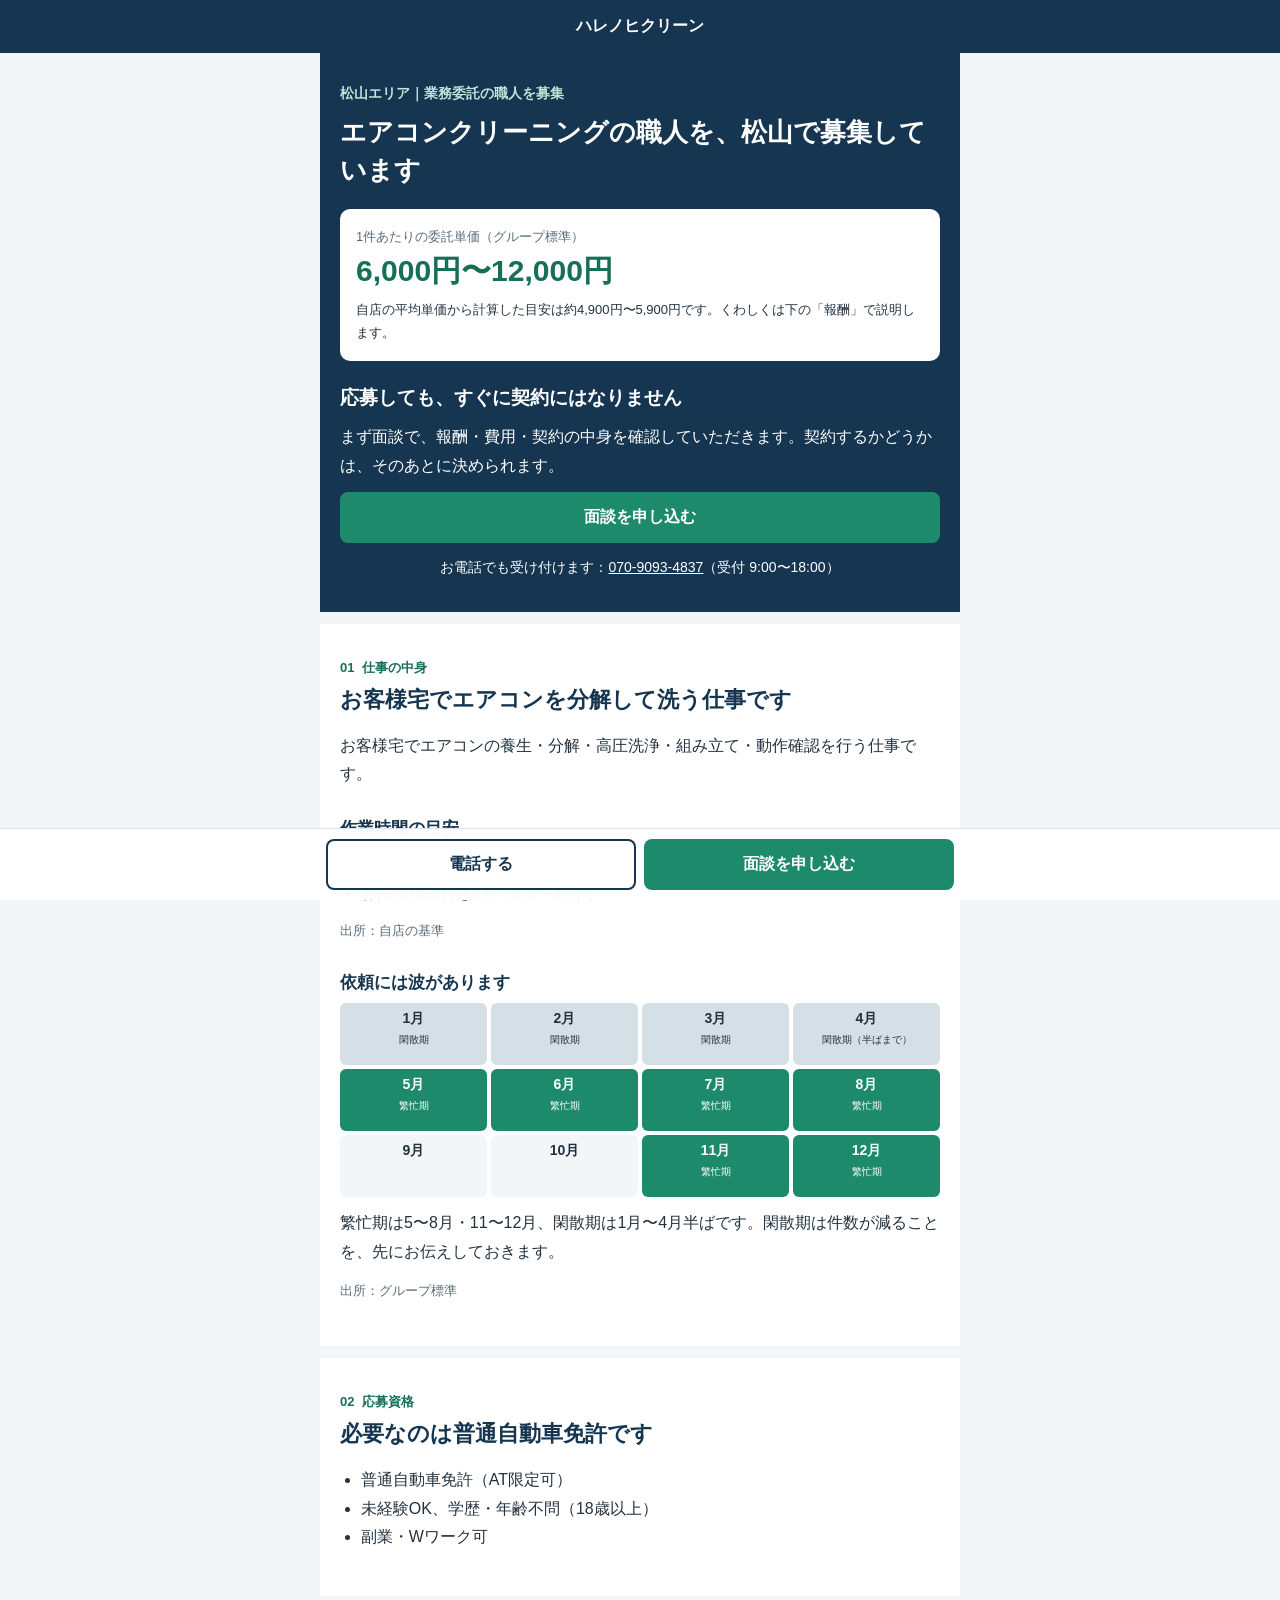
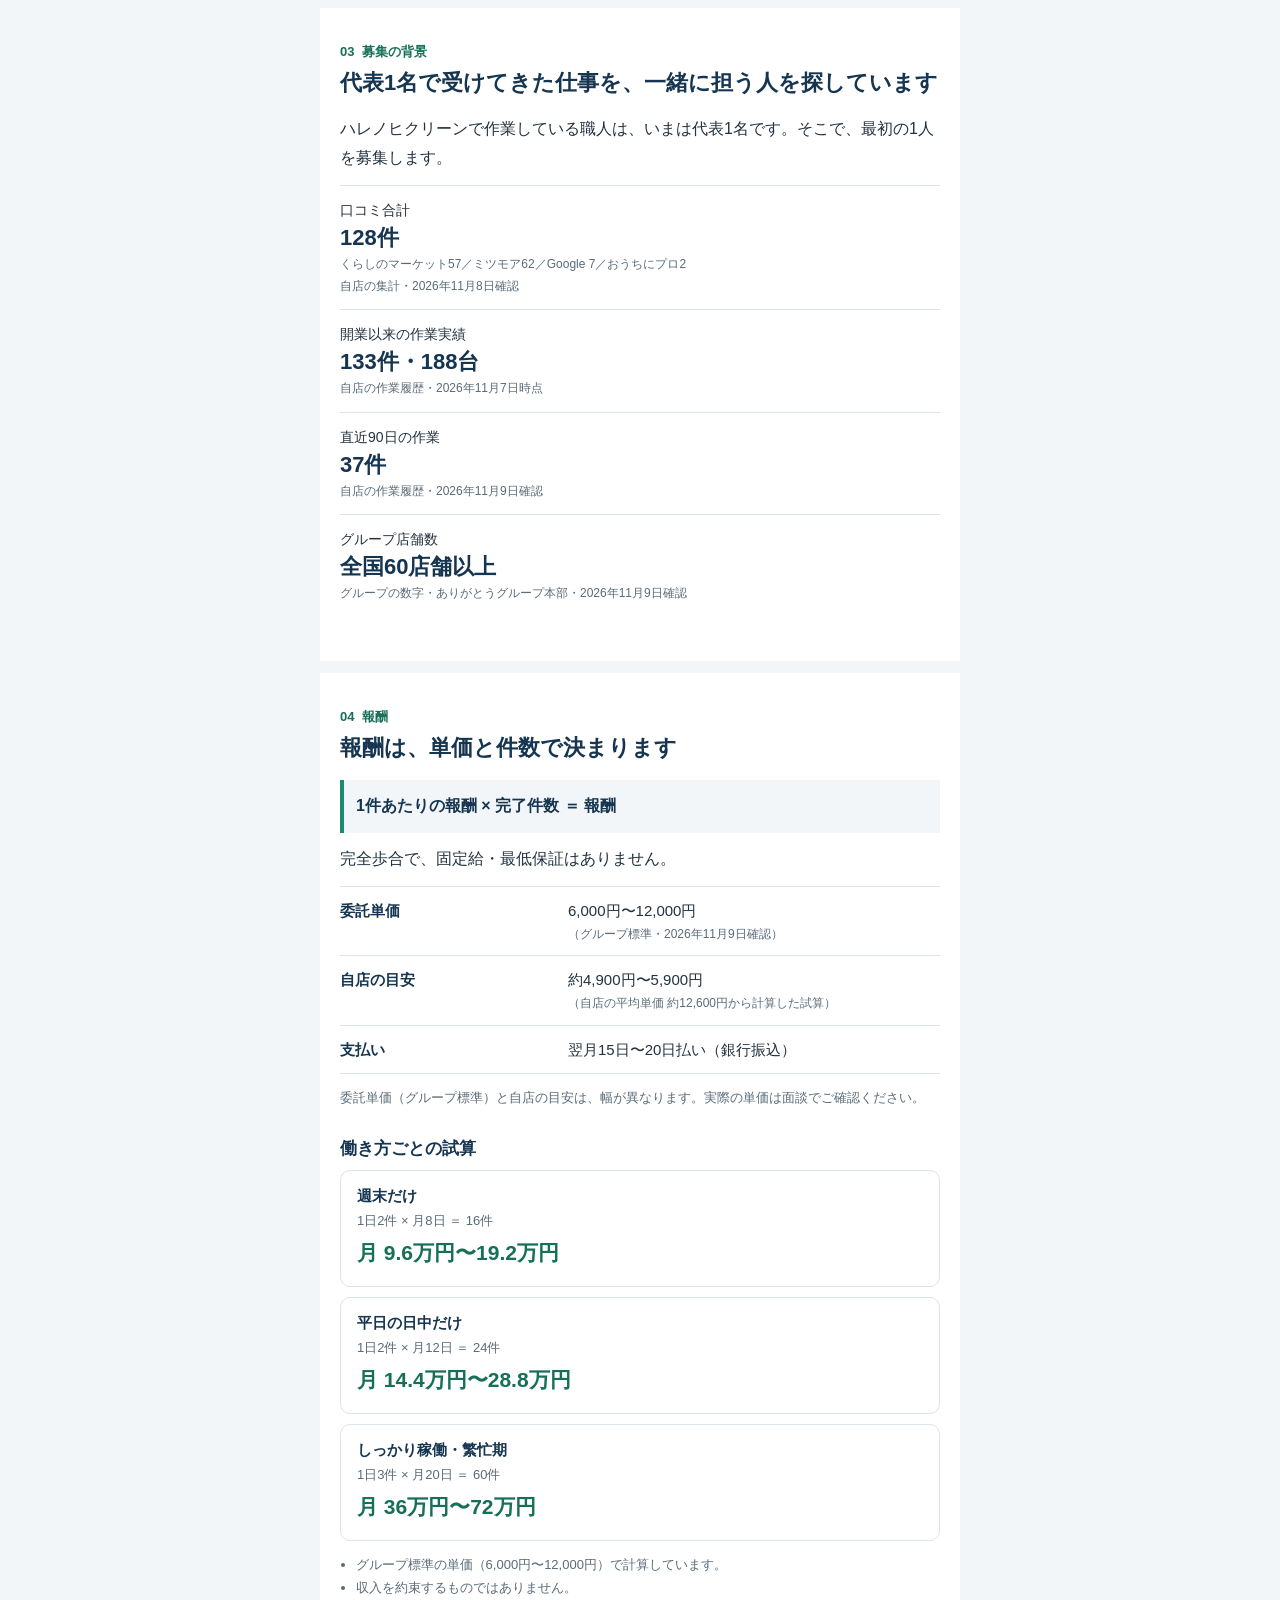
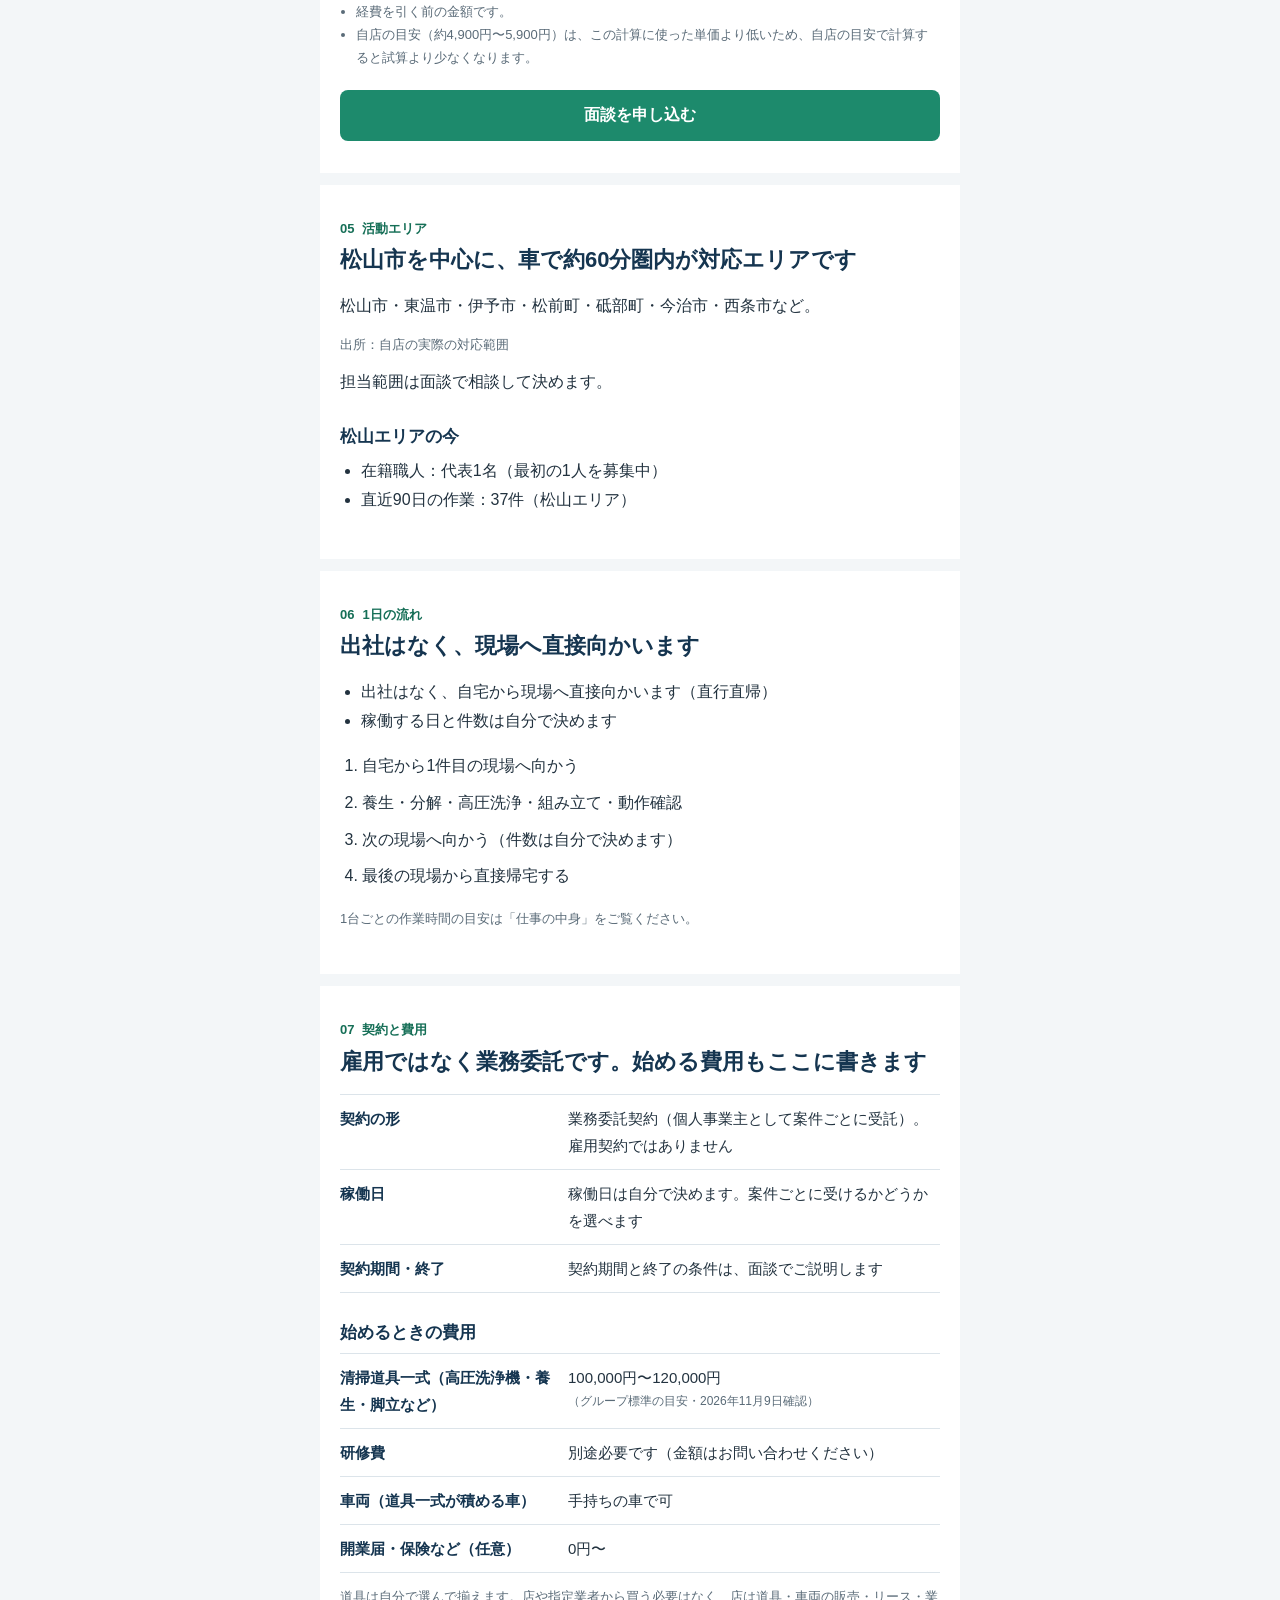
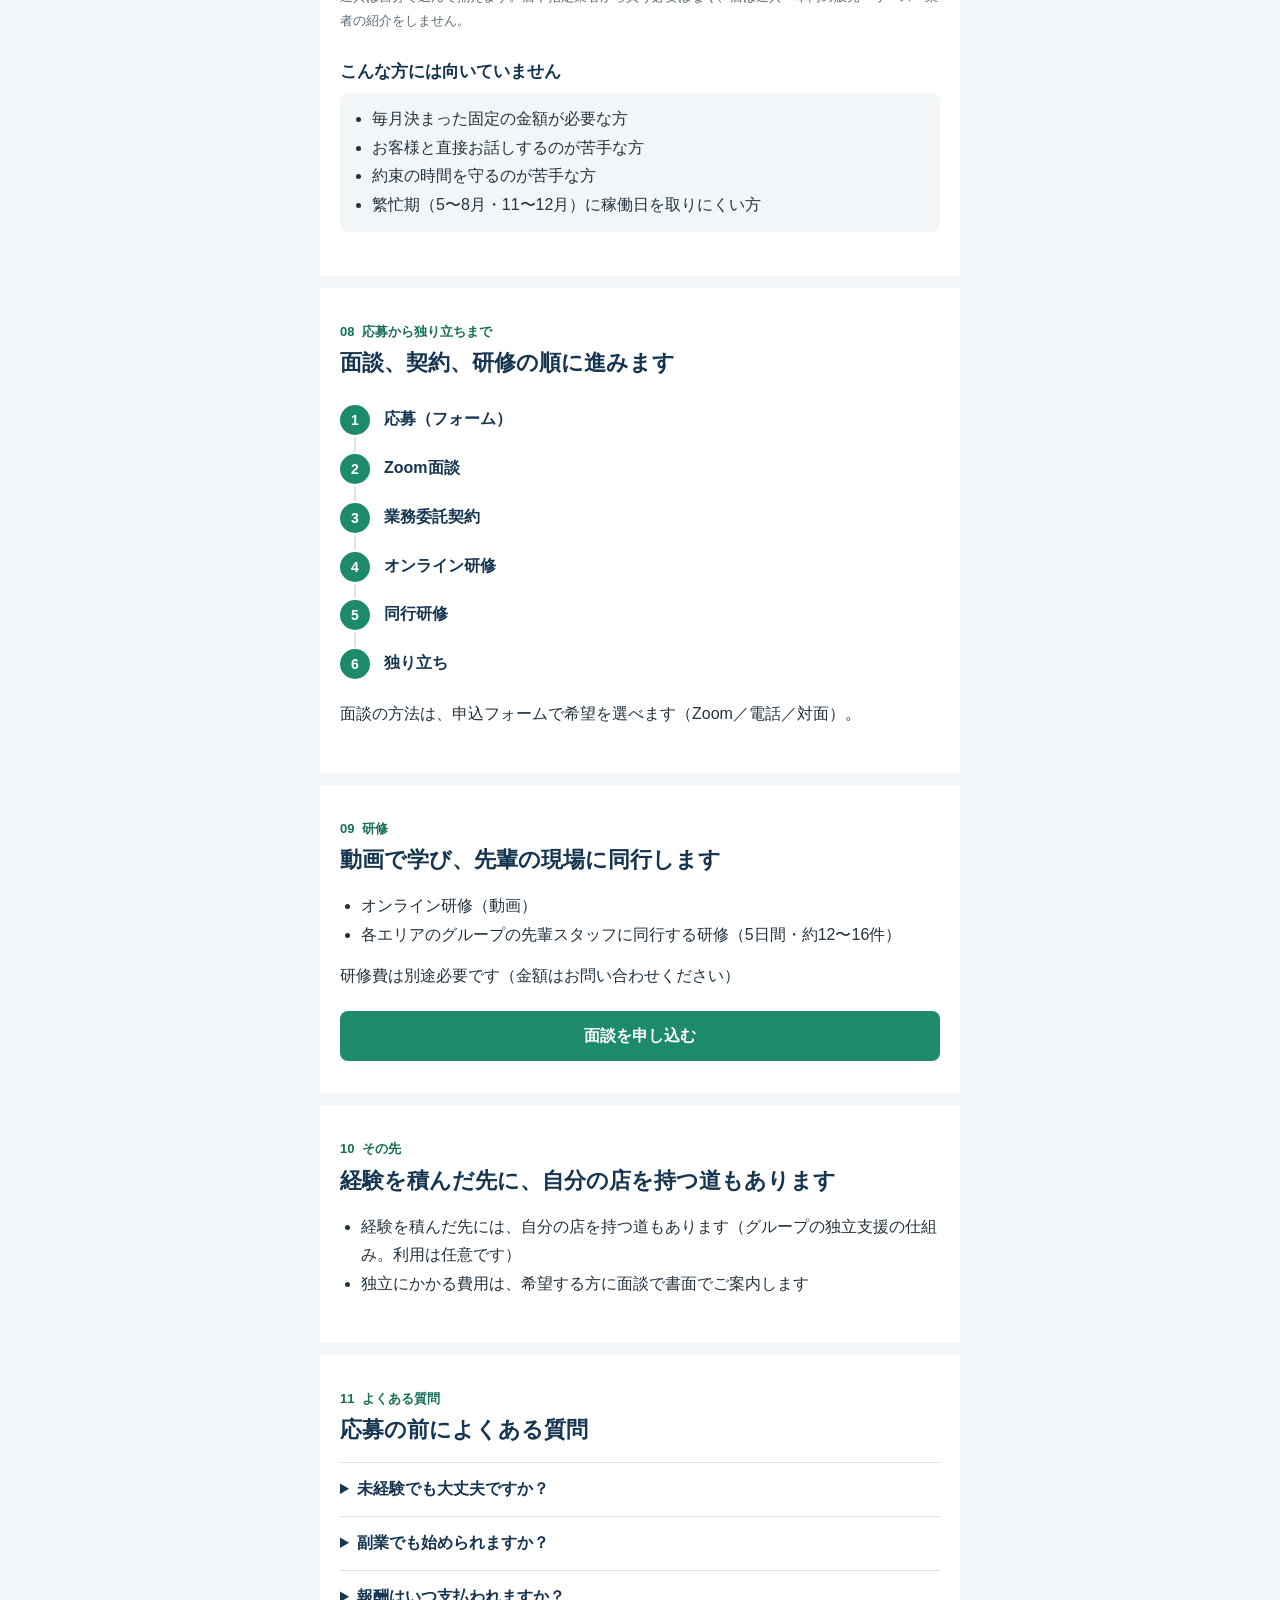
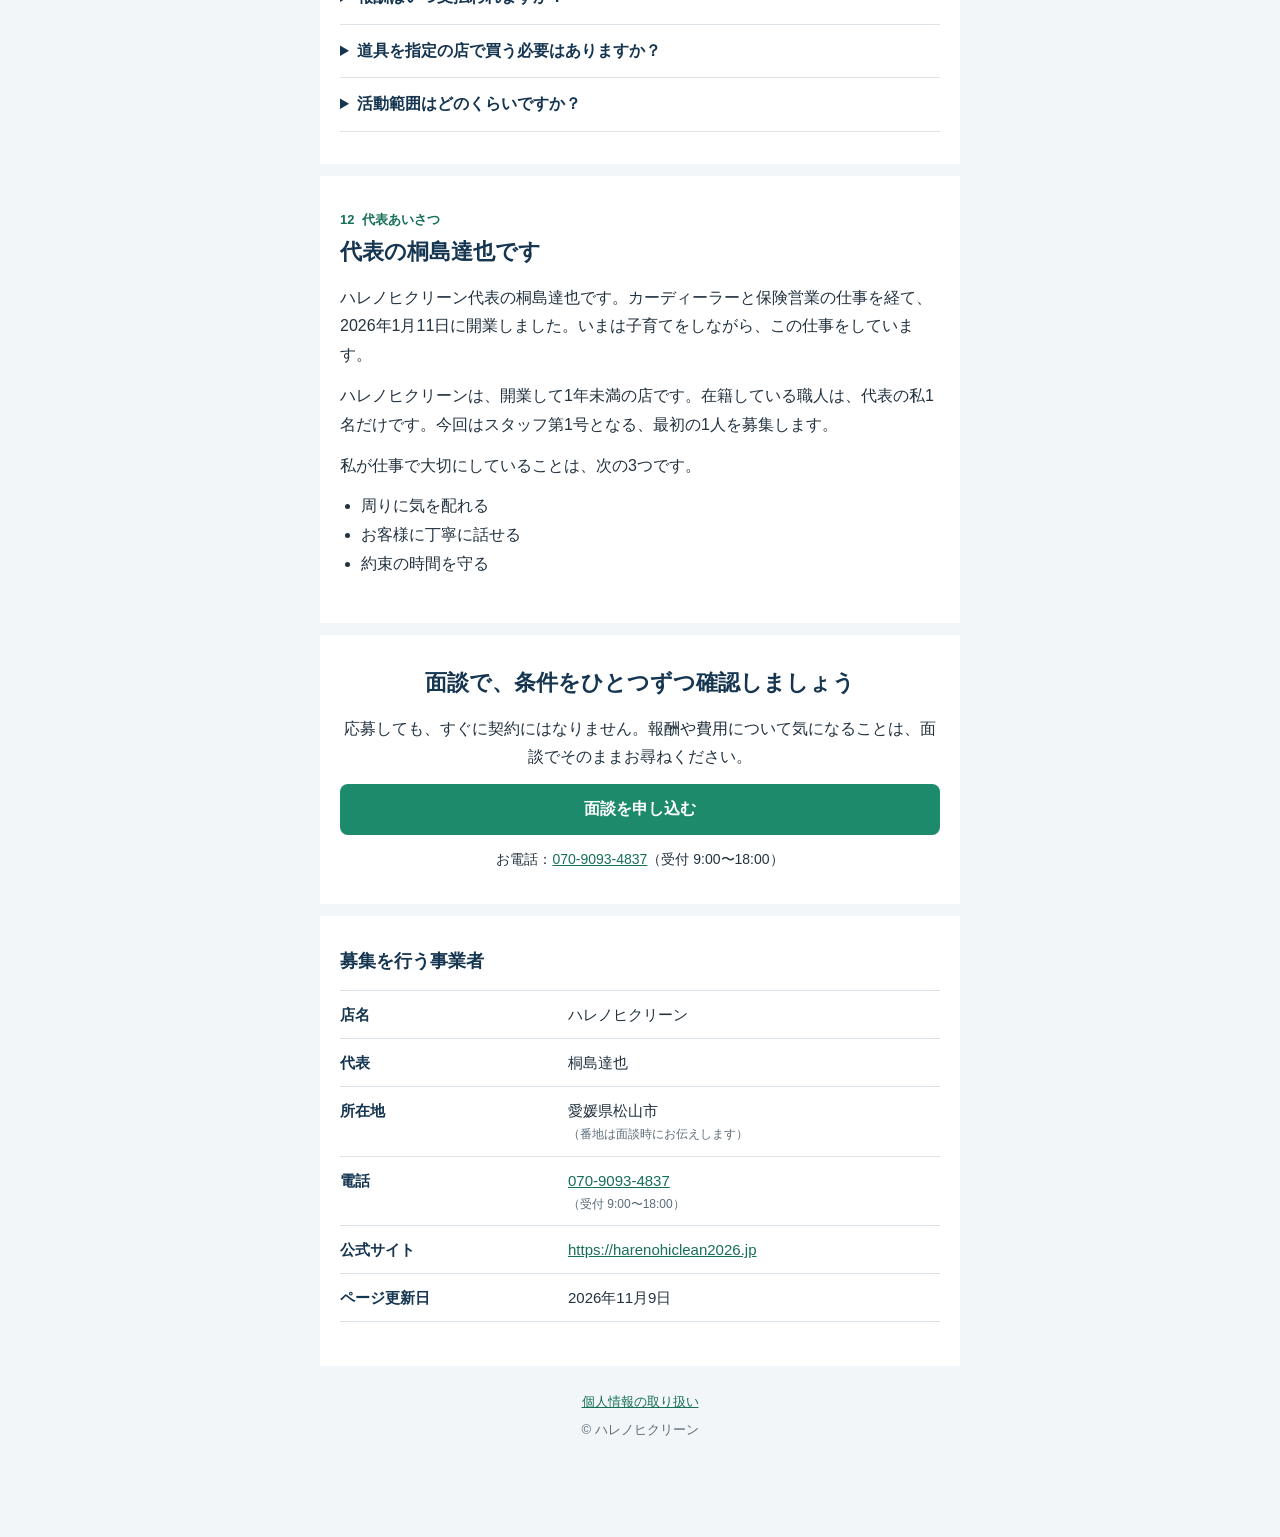
<file: docs/index.html>
<!doctype html>
<html lang="ja">
<head>
<meta charset="utf-8">
<meta name="viewport" content="width=device-width, initial-scale=1, viewport-fit=cover">
<meta name="robots" content="noindex">
<title>エアコンクリーニング職人（業務委託）の募集｜松山｜ハレノヒクリーン</title>
<meta name="description" content="松山エリアでエアコンクリーニング職人（業務委託）を募集しています。応募しても、すぐに契約にはなりません。">
<link rel="stylesheet" href="style.css">
<script type="application/ld+json">{"@context": "https://schema.org", "@type": "JobPosting", "title": "エアコンクリーニング職人（業務委託）", "description": "<p>お客様宅でエアコンの養生・分解・高圧洗浄・組み立て・動作確認を行う。業務委託契約です。</p>", "datePosted": "2026-11-09", "validThrough": "2027-01-08", "employmentType": "CONTRACTOR", "url": "https://harenohiclean-ehime.github.io/harenohiclean-recruit/", "hiringOrganization": {"@type": "Organization", "name": "ハレノヒクリーン", "sameAs": "https://harenohiclean2026.jp"}, "jobLocation": {"@type": "Place", "address": {"@type": "PostalAddress", "addressRegion": "愛媛県", "addressLocality": "松山市", "addressCountry": "JP"}}}</script>
</head>
<body>
<header class="site-header"><a href="./">ハレノヒクリーン</a></header>
<main>
<section class="hero">
<p class="hero-kicker">松山エリア｜業務委託の職人を募集</p>
<h1>エアコンクリーニングの職人を、松山で募集しています</h1>
<div class="hero-price">
<p class="hero-price-label">1件あたりの委託単価（グループ標準）</p>
<p class="hero-price-value">6,000円〜12,000円</p>
<p class="hero-price-note">自店の平均単価から計算した目安は約4,900円〜5,900円です。くわしくは下の「報酬」で説明します。</p>
</div>
<p class="hero-promise">応募しても、すぐに契約にはなりません</p>
<p>まず面談で、報酬・費用・契約の中身を確認していただきます。契約するかどうかは、そのあとに決められます。</p>
<a class="btn btn-primary btn-wide" href="apply/">面談を申し込む</a>
<p class="hero-tel">お電話でも受け付けます：<a href="tel:070-9093-4837">070-9093-4837</a>（受付 9:00〜18:00）</p>
</section>
<section class="block">
<p class="eyebrow"><span class="num">01</span>仕事の中身</p>
<h2>お客様宅でエアコンを分解して洗う仕事です</h2>

<p>お客様宅でエアコンの養生・分解・高圧洗浄・組み立て・動作確認を行う仕事です。</p>
<h3>作業時間の目安</h3>
<ul><li>標準タイプ1台：1.5〜2時間</li><li>お掃除機能付き1台：2.5〜3時間</li></ul>
<p class="note">出所：自店の基準</p>
<h3>依頼には波があります</h3>
<ul class="months"><li class="m-slow"><span class="num">1月</span><small>閑散期</small></li><li class="m-slow"><span class="num">2月</span><small>閑散期</small></li><li class="m-slow"><span class="num">3月</span><small>閑散期</small></li><li class="m-slow_half"><span class="num">4月</span><small>閑散期（半ばまで）</small></li><li class="m-busy"><span class="num">5月</span><small>繁忙期</small></li><li class="m-busy"><span class="num">6月</span><small>繁忙期</small></li><li class="m-busy"><span class="num">7月</span><small>繁忙期</small></li><li class="m-busy"><span class="num">8月</span><small>繁忙期</small></li><li class="m-none"><span class="num">9月</span><small></small></li><li class="m-none"><span class="num">10月</span><small></small></li><li class="m-busy"><span class="num">11月</span><small>繁忙期</small></li><li class="m-busy"><span class="num">12月</span><small>繁忙期</small></li></ul>
<p>繁忙期は5〜8月・11〜12月、閑散期は1月〜4月半ばです。閑散期は件数が減ることを、先にお伝えしておきます。</p>
<p class="note">出所：グループ標準</p>

</section>
<section class="block">
<p class="eyebrow"><span class="num">02</span>応募資格</p>
<h2>必要なのは普通自動車免許です</h2>
<ul><li>普通自動車免許（AT限定可）</li><li>未経験OK、学歴・年齢不問（18歳以上）</li><li>副業・Wワーク可</li></ul>
</section>
<section class="block">
<p class="eyebrow"><span class="num">03</span>募集の背景</p>
<h2>代表1名で受けてきた仕事を、一緒に担う人を探しています</h2>

<p>ハレノヒクリーンで作業している職人は、いまは代表1名です。そこで、最初の1人を募集します。</p>
<ul class="stats"><li class="stat">
<span class="stat-label">口コミ合計</span>
<strong>128件</strong>
<span class="stat-detail">くらしのマーケット57／ミツモア62／Google 7／おうちにプロ2</span>
<span class="stat-source">自店の集計・2026年11月8日確認</span>
</li><li class="stat">
<span class="stat-label">開業以来の作業実績</span>
<strong>133件・188台</strong>

<span class="stat-source">自店の作業履歴・2026年11月7日時点</span>
</li><li class="stat">
<span class="stat-label">直近90日の作業</span>
<strong>37件</strong>

<span class="stat-source">自店の作業履歴・2026年11月9日確認</span>
</li><li class="stat">
<span class="stat-label">グループ店舗数</span>
<strong>全国60店舗以上</strong>

<span class="stat-source">グループの数字・ありがとうグループ本部・2026年11月9日確認</span>
</li></ul>

</section>
<section class="block">
<p class="eyebrow"><span class="num">04</span>報酬</p>
<h2>報酬は、単価と件数で決まります</h2>

<p class="formula">1件あたりの報酬 × 完了件数 ＝ 報酬</p>
<p>完全歩合で、固定給・最低保証はありません。</p>
<table class="facts"><tbody><tr><th scope="row">委託単価</th><td>6,000円〜12,000円<span class='cell-note'>（グループ標準・2026年11月9日確認）</span></td></tr><tr><th scope="row">自店の目安</th><td>約4,900円〜5,900円<span class='cell-note'>（自店の平均単価 約12,600円から計算した試算）</span></td></tr><tr><th scope="row">支払い</th><td>翌月15日〜20日払い（銀行振込）</td></tr></tbody></table>
<p class="note">委託単価（グループ標準）と自店の目安は、幅が異なります。実際の単価は面談でご確認ください。</p>
<h3>働き方ごとの試算</h3>
<ul class="cards"><li class="card">
<h3>週末だけ</h3>
<p class="calc">1日2件 × 月8日 ＝ 16件</p>
<p class="amount">月 9.6万円〜19.2万円</p>
</li><li class="card">
<h3>平日の日中だけ</h3>
<p class="calc">1日2件 × 月12日 ＝ 24件</p>
<p class="amount">月 14.4万円〜28.8万円</p>
</li><li class="card">
<h3>しっかり稼働・繁忙期</h3>
<p class="calc">1日3件 × 月20日 ＝ 60件</p>
<p class="amount">月 36万円〜72万円</p>
</li></ul>
<ul class="note-list">
<li>グループ標準の単価（6,000円〜12,000円）で計算しています。</li>
<li>収入を約束するものではありません。</li>
<li>経費を引く前の金額です。</li>
<li>自店の目安（約4,900円〜5,900円）は、この計算に使った単価より低いため、自店の目安で計算すると試算より少なくなります。</li>
</ul>
<p class="inline-cta"><a class="btn btn-primary" href="apply/">面談を申し込む</a></p>

</section>
<section class="block">
<p class="eyebrow"><span class="num">05</span>活動エリア</p>
<h2>松山市を中心に、車で約60分圏内が対応エリアです</h2>

<p>松山市・東温市・伊予市・松前町・砥部町・今治市・西条市など。</p>
<p class="note">出所：自店の実際の対応範囲</p>
<p>担当範囲は面談で相談して決めます。</p>
<h3>松山エリアの今</h3>
<ul><li>在籍職人：代表1名（最初の1人を募集中）</li><li>直近90日の作業：37件（松山エリア）</li></ul>

</section>
<section class="block">
<p class="eyebrow"><span class="num">06</span>1日の流れ</p>
<h2>出社はなく、現場へ直接向かいます</h2>

<ul><li>出社はなく、自宅から現場へ直接向かいます（直行直帰）</li><li>稼働する日と件数は自分で決めます</li></ul>
<ol class="timeline">
<li>自宅から1件目の現場へ向かう</li>
<li>養生・分解・高圧洗浄・組み立て・動作確認</li>
<li>次の現場へ向かう（件数は自分で決めます）</li>
<li>最後の現場から直接帰宅する</li>
</ol>
<p class="note">1台ごとの作業時間の目安は「仕事の中身」をご覧ください。</p>

</section>
<section class="block">
<p class="eyebrow"><span class="num">07</span>契約と費用</p>
<h2>雇用ではなく業務委託です。始める費用もここに書きます</h2>

<table class="facts"><tbody><tr><th scope="row">契約の形</th><td>業務委託契約（個人事業主として案件ごとに受託）。雇用契約ではありません</td></tr><tr><th scope="row">稼働日</th><td>稼働日は自分で決めます。案件ごとに受けるかどうかを選べます</td></tr><tr><th scope="row">契約期間・終了</th><td>契約期間と終了の条件は、面談でご説明します</td></tr></tbody></table>
<h3>始めるときの費用</h3>
<table class="facts"><tbody><tr><th scope="row">清掃道具一式（高圧洗浄機・養生・脚立など）</th><td>100,000円〜120,000円<span class='cell-note'>（グループ標準の目安・2026年11月9日確認）</span></td></tr><tr><th scope="row">研修費</th><td>別途必要です（金額はお問い合わせください）</td></tr><tr><th scope="row">車両（道具一式が積める車）</th><td>手持ちの車で可</td></tr><tr><th scope="row">開業届・保険など（任意）</th><td>0円〜</td></tr></tbody></table>
<p class="note">道具は自分で選んで揃えます。店や指定業者から買う必要はなく、店は道具・車両の販売・リース・業者の紹介をしません。</p>
<h3>こんな方には向いていません</h3>
<ul class="not-for"><li>毎月決まった固定の金額が必要な方</li><li>お客様と直接お話しするのが苦手な方</li><li>約束の時間を守るのが苦手な方</li><li>繁忙期（5〜8月・11〜12月）に稼働日を取りにくい方</li></ul>

</section>
<section class="block">
<p class="eyebrow"><span class="num">08</span>応募から独り立ちまで</p>
<h2>面談、契約、研修の順に進みます</h2>

<ol class="steps"><li>応募（フォーム）</li><li>Zoom面談</li><li>業務委託契約</li><li>オンライン研修</li><li>同行研修</li><li>独り立ち</li></ol>
<p>面談の方法は、申込フォームで希望を選べます（Zoom／電話／対面）。</p>

</section>
<section class="block">
<p class="eyebrow"><span class="num">09</span>研修</p>
<h2>動画で学び、先輩の現場に同行します</h2>

<ul><li>オンライン研修（動画）</li><li>各エリアのグループの先輩スタッフに同行する研修（5日間・約12〜16件）</li></ul>
<p>研修費は別途必要です（金額はお問い合わせください）</p>
<p class="inline-cta"><a class="btn btn-primary" href="apply/">面談を申し込む</a></p>

</section>
<section class="block">
<p class="eyebrow"><span class="num">10</span>その先</p>
<h2>経験を積んだ先に、自分の店を持つ道もあります</h2>
<ul><li>経験を積んだ先には、自分の店を持つ道もあります（グループの独立支援の仕組み。利用は任意です）</li><li>独立にかかる費用は、希望する方に面談で書面でご案内します</li></ul>
</section>
<section class="block">
<p class="eyebrow"><span class="num">11</span>よくある質問</p>
<h2>応募の前によくある質問</h2>
<details><summary>未経験でも大丈夫ですか？</summary><p>大丈夫です。動画のオンライン研修と、グループの先輩スタッフに同行する研修（5日間・約12〜16件）を受けてから独り立ちします。</p></details><details><summary>副業でも始められますか？</summary><p>始められます。稼働する日と件数は自分で決められ、案件ごとに受けるかどうかも選べます。</p></details><details><summary>報酬はいつ支払われますか？</summary><p>翌月15日〜20日に、銀行振込でお支払いします。</p></details><details><summary>道具を指定の店で買う必要はありますか？</summary><p>ありません。自分で選んで揃えていただきます。店は道具・車両の販売・リース・業者の紹介をしません。</p></details><details><summary>活動範囲はどのくらいですか？</summary><p>松山市を中心に、車で約60分圏内です。担当範囲は面談で相談して決めます。</p></details>
</section>
<section class="block">
<p class="eyebrow"><span class="num">12</span>代表あいさつ</p>
<h2>代表の桐島達也です</h2>

<p>ハレノヒクリーン代表の桐島達也です。カーディーラーと保険営業の仕事を経て、2026年1月11日に開業しました。いまは子育てをしながら、この仕事をしています。</p><p>ハレノヒクリーンは、開業して1年未満の店です。在籍している職人は、代表の私1名だけです。今回はスタッフ第1号となる、最初の1人を募集します。</p>
<p>私が仕事で大切にしていることは、次の3つです。</p>
<ul><li>周りに気を配れる</li><li>お客様に丁寧に話せる</li><li>約束の時間を守る</li></ul>

</section>
<section class="block guide">
<h2>面談で、条件をひとつずつ確認しましょう</h2>
<p>応募しても、すぐに契約にはなりません。報酬や費用について気になることは、面談でそのままお尋ねください。</p>
<a class="btn btn-primary btn-wide" href="apply/">面談を申し込む</a>
<p class="hero-tel">お電話：<a href="tel:070-9093-4837">070-9093-4837</a>（受付 9:00〜18:00）</p>
</section>
<section class="block operator">
<h2>募集を行う事業者</h2>
<table class="facts"><tbody><tr><th scope="row">店名</th><td>ハレノヒクリーン</td></tr><tr><th scope="row">代表</th><td>桐島達也</td></tr><tr><th scope="row">所在地</th><td>愛媛県松山市<span class='cell-note'>（番地は面談時にお伝えします）</span></td></tr><tr><th scope="row">電話</th><td><a href='tel:070-9093-4837'>070-9093-4837</a><span class='cell-note'>（受付 9:00〜18:00）</span></td></tr><tr><th scope="row">公式サイト</th><td><a href='https://harenohiclean2026.jp'>https://harenohiclean2026.jp</a></td></tr><tr><th scope="row">ページ更新日</th><td>2026年11月9日</td></tr></tbody></table>
</section>
</main>
<footer class="site-footer">
<p><a href="privacy/">個人情報の取り扱い</a></p>
<p>&copy; ハレノヒクリーン</p>
</footer>
<nav class="cta-bar" aria-label="お問い合わせ">
<a class="btn btn-tel" href="tel:070-9093-4837">電話する</a>
<a class="btn btn-primary" href="apply/">面談を申し込む</a>
</nav>
</body>
</html>
</file>
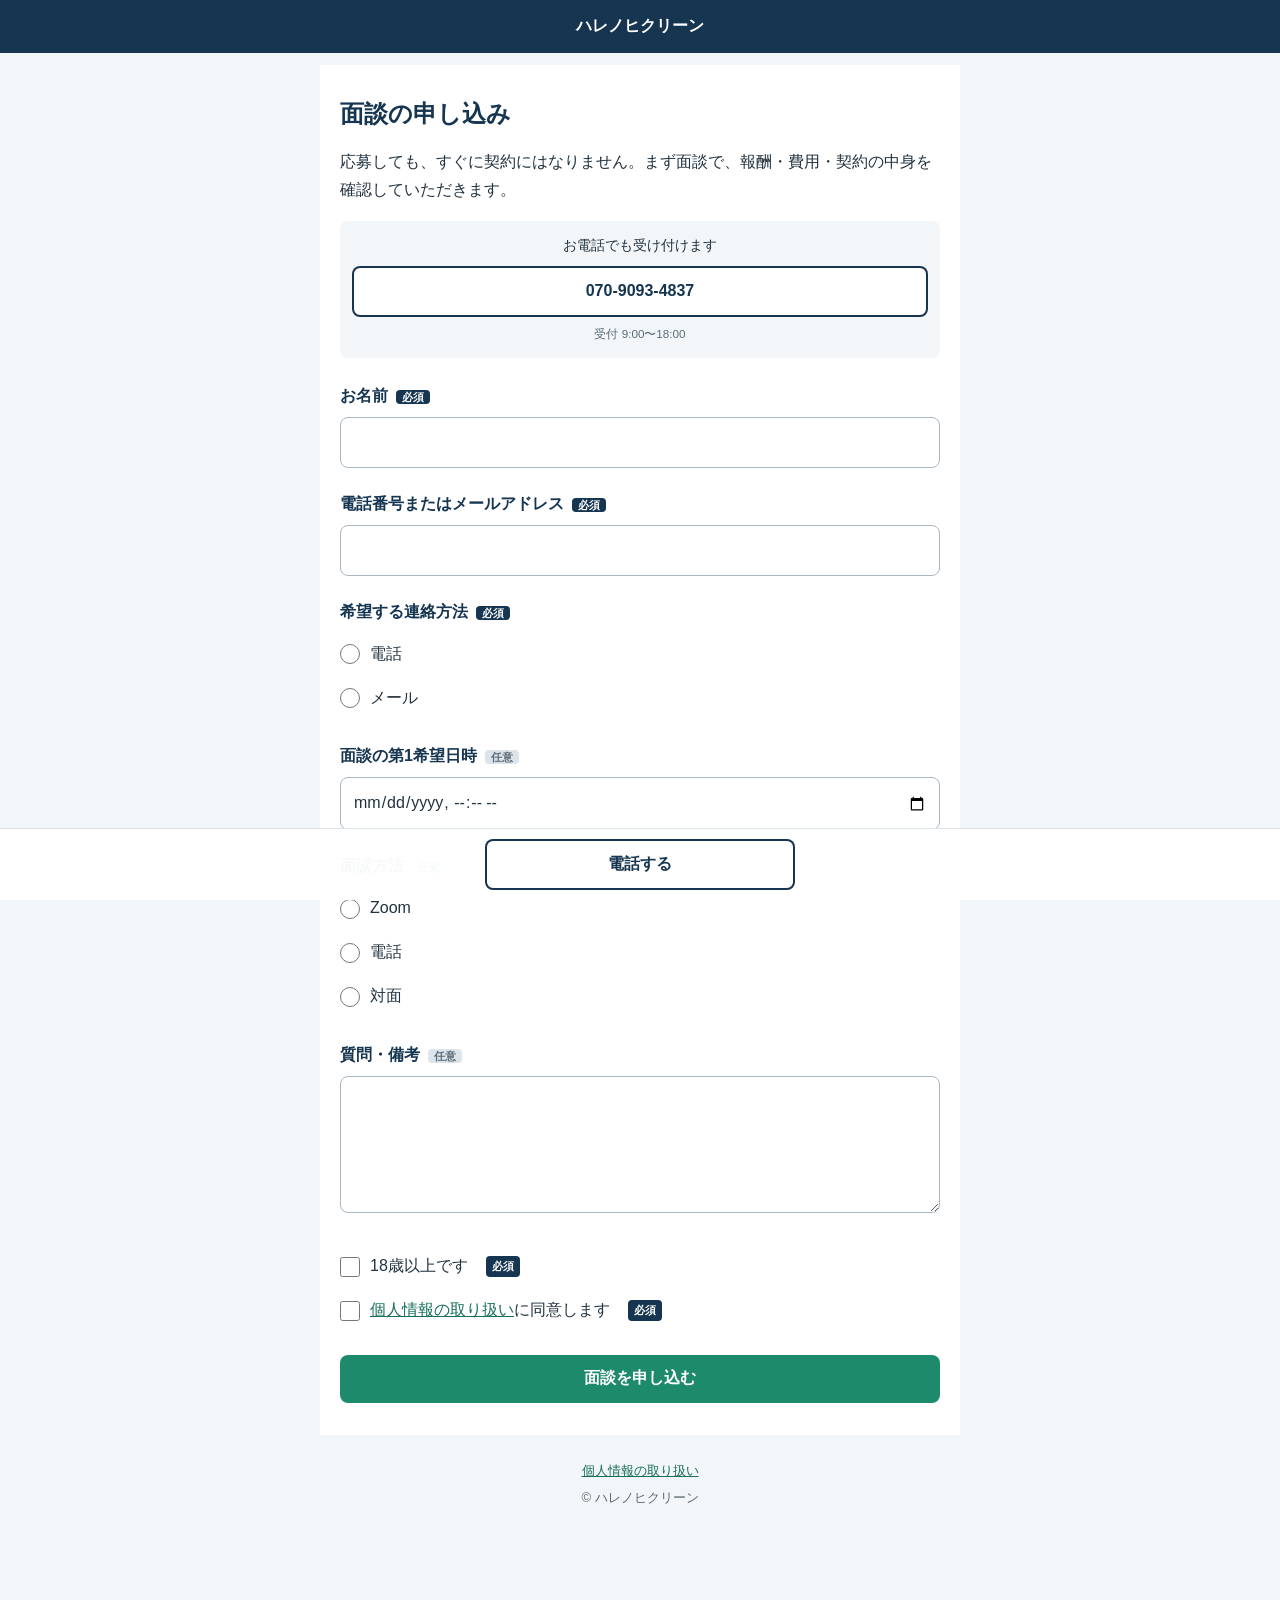
<file: docs/apply/index.html>
<!doctype html>
<html lang="ja">
<head>
<meta charset="utf-8">
<meta name="viewport" content="width=device-width, initial-scale=1, viewport-fit=cover">
<meta name="robots" content="noindex">
<title>面談の申し込み｜ハレノヒクリーン</title>
<meta name="description" content="ハレノヒクリーンの業務委託の募集について、面談を申し込むページです。">
<link rel="stylesheet" href="../style.css">
</head>
<body>
<header class="site-header"><a href="../">ハレノヒクリーン</a></header>
<main>
<section class="block">
<h1 class="page-title">面談の申し込み</h1>
<p>応募しても、すぐに契約にはなりません。まず面談で、報酬・費用・契約の中身を確認していただきます。</p>
<p class="tel-box">お電話でも受け付けます<a class="btn btn-tel btn-wide" href="tel:070-9093-4837">070-9093-4837</a><small>受付 9:00〜18:00</small></p>
<noscript><p class="form-status is-error">お手数ですが、お電話でご連絡ください（070-9093-4837）</p></noscript>
<form id="apply-form" novalidate data-phone-message="お手数ですが、お電話でご連絡ください（070-9093-4837）" data-phone="070-9093-4837">
<div class="field">
<label for="name">お名前<span class="req">必須</span></label>
<input id="name" name="name" type="text" autocomplete="name" required>
</div>
<div class="field">
<label for="contact">電話番号またはメールアドレス<span class="req">必須</span></label>
<input id="contact" name="contact" type="text" autocomplete="on" required>
</div>
<fieldset class="field">
<legend>希望する連絡方法<span class="req">必須</span></legend>
<label class="choice"><input type="radio" name="contact_method" value="電話" required>電話</label>
<label class="choice"><input type="radio" name="contact_method" value="メール">メール</label>
</fieldset>
<div class="field">
<label for="first_choice">面談の第1希望日時<span class="opt">任意</span></label>
<input id="first_choice" name="first_choice" type="datetime-local">
</div>
<fieldset class="field">
<legend>面談方法<span class="opt">任意</span></legend>
<label class="choice"><input type="radio" name="meeting_method" value="Zoom">Zoom</label>
<label class="choice"><input type="radio" name="meeting_method" value="電話">電話</label>
<label class="choice"><input type="radio" name="meeting_method" value="対面">対面</label>
</fieldset>
<div class="field">
<label for="note">質問・備考<span class="opt">任意</span></label>
<textarea id="note" name="note" rows="4"></textarea>
</div>
<div class="field">
<label class="choice"><input type="checkbox" name="adult" value="はい" required>18歳以上です<span class="req">必須</span></label>
<label class="choice"><input type="checkbox" name="privacy" value="同意する" required><span><a href="../privacy/">個人情報の取り扱い</a>に同意します</span><span class="req">必須</span></label>
</div>
<p id="form-status" class="form-status" role="alert" hidden></p>
<button class="btn btn-primary btn-wide" type="submit" disabled>面談を申し込む</button>
</form>
</section>
</main>
<script src="config.js"></script>
<script src="form.js"></script>
<footer class="site-footer">
<p><a href="../privacy/">個人情報の取り扱い</a></p>
<p>&copy; ハレノヒクリーン</p>
</footer>
<nav class="cta-bar" aria-label="お問い合わせ">
<a class="btn btn-tel" href="tel:070-9093-4837">電話する</a>

</nav>
</body>
</html>
</file>
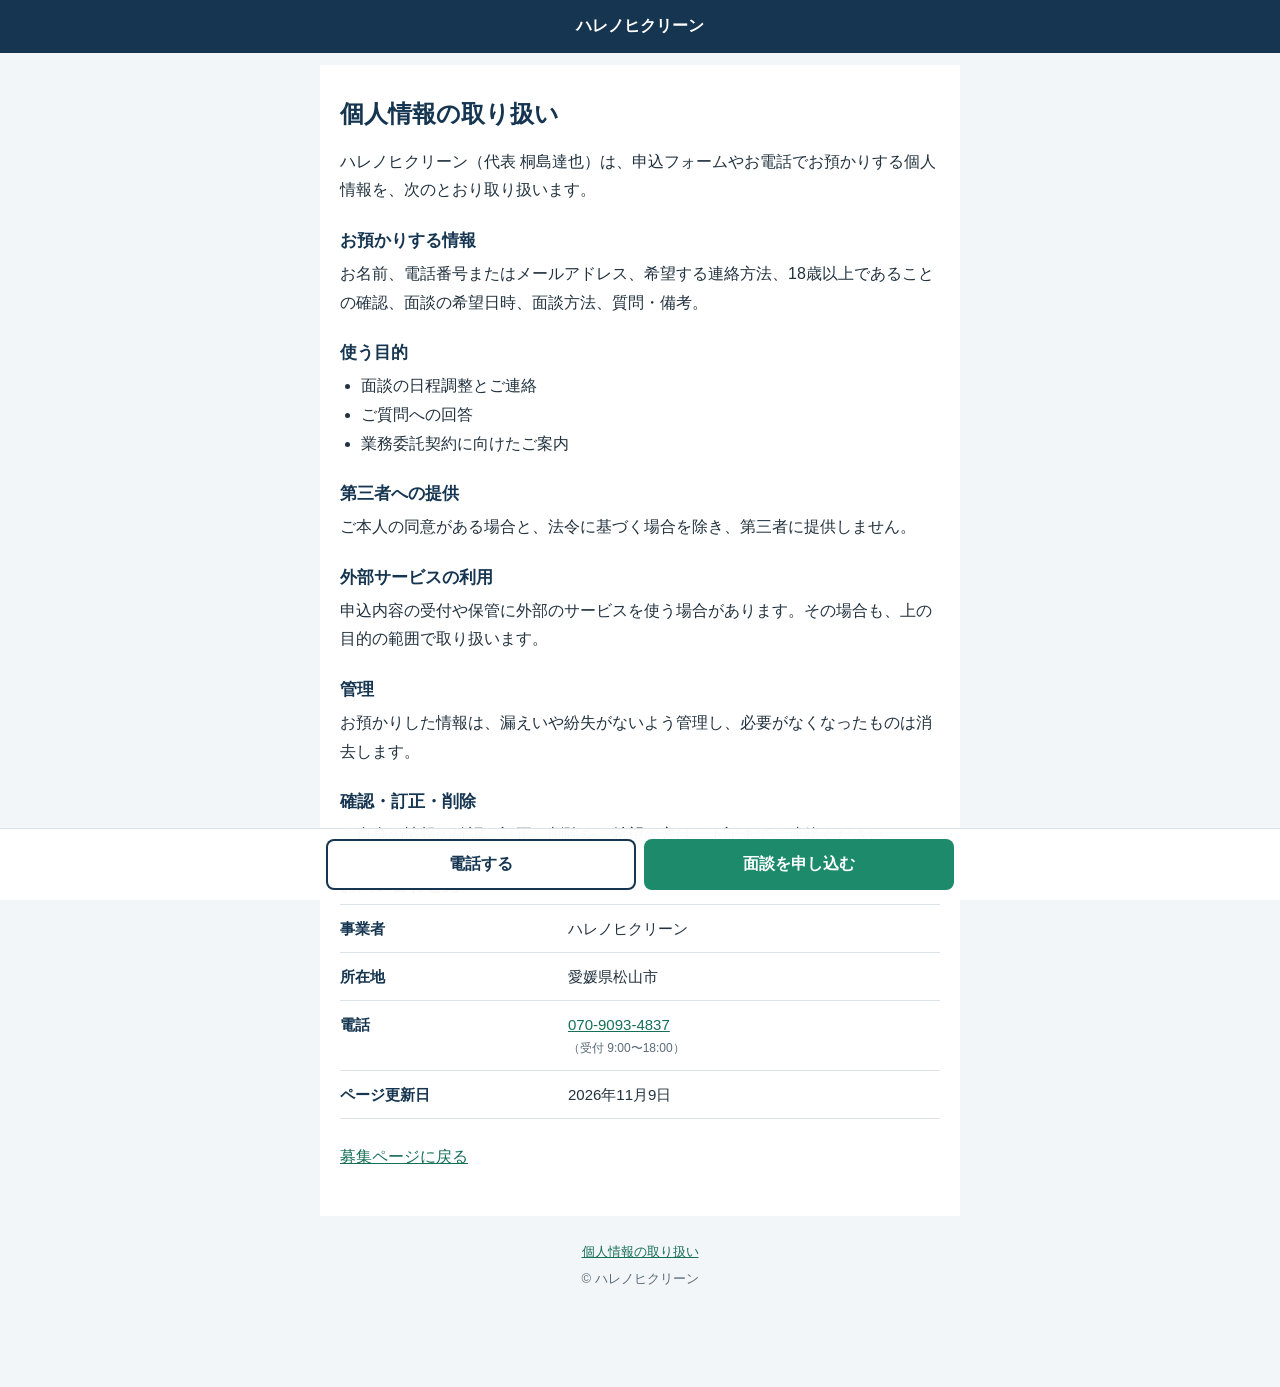
<file: docs/privacy/index.html>
<!doctype html>
<html lang="ja">
<head>
<meta charset="utf-8">
<meta name="viewport" content="width=device-width, initial-scale=1, viewport-fit=cover">
<meta name="robots" content="noindex">
<title>個人情報の取り扱い｜ハレノヒクリーン</title>
<meta name="description" content="ハレノヒクリーンの個人情報の取り扱いについて。">
<link rel="stylesheet" href="../style.css">
</head>
<body>
<header class="site-header"><a href="../">ハレノヒクリーン</a></header>
<main>
<section class="block prose">
<h1 class="page-title">個人情報の取り扱い</h1>
<p>ハレノヒクリーン（代表 桐島達也）は、申込フォームやお電話でお預かりする個人情報を、次のとおり取り扱います。</p>
<h2>お預かりする情報</h2>
<p>お名前、電話番号またはメールアドレス、希望する連絡方法、18歳以上であることの確認、面談の希望日時、面談方法、質問・備考。</p>
<h2>使う目的</h2>
<ul><li>面談の日程調整とご連絡</li><li>ご質問への回答</li><li>業務委託契約に向けたご案内</li></ul>
<h2>第三者への提供</h2>
<p>ご本人の同意がある場合と、法令に基づく場合を除き、第三者に提供しません。</p>
<h2>外部サービスの利用</h2>
<p>申込内容の受付や保管に外部のサービスを使う場合があります。その場合も、上の目的の範囲で取り扱います。</p>
<h2>管理</h2>
<p>お預かりした情報は、漏えいや紛失がないよう管理し、必要がなくなったものは消去します。</p>
<h2>確認・訂正・削除</h2>
<p>ご自身の情報の確認、訂正、削除をご希望の方は、下記までご連絡ください。</p>
<h2>お問い合わせ先</h2>
<table class="facts"><tbody><tr><th scope="row">事業者</th><td>ハレノヒクリーン</td></tr><tr><th scope="row">所在地</th><td>愛媛県松山市</td></tr><tr><th scope="row">電話</th><td><a href='tel:070-9093-4837'>070-9093-4837</a><span class='cell-note'>（受付 9:00〜18:00）</span></td></tr><tr><th scope="row">ページ更新日</th><td>2026年11月9日</td></tr></tbody></table>
<p class="back"><a href="../">募集ページに戻る</a></p>
</section>
</main>
<footer class="site-footer">
<p><a href="../privacy/">個人情報の取り扱い</a></p>
<p>&copy; ハレノヒクリーン</p>
</footer>
<nav class="cta-bar" aria-label="お問い合わせ">
<a class="btn btn-tel" href="tel:070-9093-4837">電話する</a>
<a class="btn btn-primary" href="../apply/">面談を申し込む</a>
</nav>
</body>
</html>
</file>
<file: docs/style.css>
:root {
  --navy: #153550;
  --green: #1D8A6C;
  --green-dark: #166F57;
  --bg: #F3F6F8;
  --card: #FFFFFF;
  --line: #DCE4EA;
  --text: #22323F;
  --muted: #5A6B78;
  --cta-height: 68px;
}

* { box-sizing: border-box; }

html { -webkit-text-size-adjust: 100%; scroll-padding-top: 12px; }

body {
  margin: 0;
  background: var(--bg);
  color: var(--text);
  font-family: -apple-system, BlinkMacSystemFont, "Hiragino Sans", "Hiragino Kaku Gothic ProN", "Noto Sans JP", "Yu Gothic", Meiryo, sans-serif;
  font-size: 16px;
  line-height: 1.8;
  padding-bottom: calc(var(--cta-height) + env(safe-area-inset-bottom));
}

main, .site-footer { max-width: 640px; margin: 0 auto; }

a { color: var(--green-dark); }

h1, h2, h3 { color: var(--navy); line-height: 1.45; margin: 0; }
h2 { font-size: 22px; margin-bottom: 16px; }
h3 { font-size: 17px; margin: 28px 0 8px; }
p { margin: 0 0 12px; }
ul, ol { margin: 0 0 12px; padding-left: 1.3em; }

/* ヘッダー */
.site-header {
  background: var(--navy);
  padding: 12px max(16px, env(safe-area-inset-left));
  text-align: center;
}
.site-header a { color: #fff; font-weight: 700; text-decoration: none; }

/* ヒーロー */
.hero { background: var(--navy); color: #fff; padding: 28px 20px 32px; }
.hero h1 { color: #fff; font-size: 26px; margin-bottom: 20px; }
.hero a:not(.btn) { color: #fff; }
.hero-kicker { font-size: 14px; font-weight: 700; color: #BFE5D9; margin-bottom: 8px; }
.hero-price { background: var(--card); color: var(--text); border-radius: 10px; padding: 16px; margin-bottom: 20px; }
.hero-price-label { font-size: 13px; color: var(--muted); margin-bottom: 2px; }
.hero-price-value { font-size: 30px; font-weight: 800; color: var(--green-dark); line-height: 1.3; margin-bottom: 8px; }
.hero-price-note { font-size: 13px; margin: 0; }
.hero-promise { font-size: 19px; font-weight: 700; margin-bottom: 8px; }
.hero-tel { font-size: 14px; margin: 12px 0 0; text-align: center; }

/* セクション */
.block { background: var(--card); padding: 32px 20px; margin-top: 12px; }
.eyebrow { color: var(--green-dark); font-size: 13px; font-weight: 700; margin-bottom: 4px; }
.eyebrow .num { margin-right: 8px; }
.page-title { font-size: 24px; margin-bottom: 16px; }
.prose h2 { font-size: 17px; margin: 24px 0 6px; }

.note, .note-list { color: var(--muted); font-size: 13px; }
.note-list { padding-left: 1.2em; margin-top: 12px; }
.cell-note { display: block; color: var(--muted); font-size: 12px; }

/* 需要の波 */
.months { display: grid; grid-template-columns: repeat(4, 1fr); gap: 4px; list-style: none; padding: 0; }
.months li { border-radius: 6px; padding: 6px 2px; text-align: center; background: var(--bg); min-height: 62px; line-height: 1.3; }
.months .num { display: block; font-weight: 700; font-size: 14px; }
.months small { font-size: 10px; }
.months .m-busy { background: var(--green); color: #fff; }
.months .m-slow, .months .m-slow_half { background: #D5DFE6; }

/* 実績 */
.stats { list-style: none; padding: 0; }
.stat { border-top: 1px solid var(--line); padding: 12px 0; }
.stat span { display: block; }
.stat strong { display: block; color: var(--navy); font-size: 22px; line-height: 1.4; }
.stat-label { font-size: 14px; }
.stat-detail, .stat-source { color: var(--muted); font-size: 12px; }

/* 報酬 */
.formula { background: var(--bg); border-left: 4px solid var(--green); padding: 12px; font-weight: 700; color: var(--navy); }
.cards { list-style: none; padding: 0; }
.card { border: 1px solid var(--line); border-radius: 10px; padding: 14px 16px; margin-bottom: 10px; }
.card h3 { margin: 0; font-size: 15px; }
.calc { color: var(--muted); font-size: 13px; margin: 2px 0; }
.amount { color: var(--green-dark); font-size: 21px; font-weight: 800; margin: 0; }

/* 表 */
.facts { width: 100%; border-collapse: collapse; margin-bottom: 12px; font-size: 15px; }
.facts th, .facts td { border-top: 1px solid var(--line); padding: 10px 0; text-align: left; vertical-align: top; }
.facts tr:last-child th, .facts tr:last-child td { border-bottom: 1px solid var(--line); }
.facts th { color: var(--navy); width: 38%; padding-right: 12px; font-weight: 700; }
.facts td { overflow-wrap: anywhere; }

.not-for { padding: 12px 12px 12px 2em; background: var(--bg); border-radius: 8px; }

/* 流れ */
.timeline { padding-left: 1.4em; }
.timeline li { padding: 4px 0; }
.steps { list-style: none; padding: 0; counter-reset: step; }
.steps li { counter-increment: step; position: relative; padding: 10px 0 10px 44px; font-weight: 700; color: var(--navy); }
.steps li::before {
  content: counter(step);
  position: absolute; left: 0; top: 10px;
  width: 30px; height: 30px; line-height: 30px;
  border-radius: 50%; background: var(--green); color: #fff; text-align: center; font-size: 14px;
}
.steps li:not(:last-child)::after { content: ""; position: absolute; left: 14px; top: 42px; bottom: -8px; width: 2px; background: var(--line); }

/* FAQ */
details { border-top: 1px solid var(--line); padding: 12px 0; }
details:last-child { border-bottom: 1px solid var(--line); }
summary { font-weight: 700; color: var(--navy); cursor: pointer; }
details p { margin: 8px 0 0; }

.guide { text-align: center; }
.operator h2 { font-size: 18px; }

/* ボタン */
.btn {
  display: inline-block; min-height: 48px; padding: 11px 18px; border: 0; border-radius: 8px;
  font-size: 16px; font-weight: 700; font-family: inherit; text-align: center; text-decoration: none; cursor: pointer;
}
.btn-primary { background: var(--green); color: #fff; }
.btn-primary:hover { background: var(--green-dark); }
.btn-primary:disabled { background: #9DB5AD; cursor: not-allowed; }
.btn-tel { background: var(--card); color: var(--navy); box-shadow: inset 0 0 0 2px var(--navy); }
.btn-wide { display: block; width: 100%; }
.inline-cta { margin: 20px 0 0; text-align: center; }
.inline-cta .btn { width: 100%; }

/* 下部固定CTA */
.cta-bar {
  position: fixed; left: 0; right: 0; bottom: 0; z-index: 10;
  display: flex; gap: 8px; justify-content: center;
  background: rgba(255, 255, 255, .97);
  border-top: 1px solid var(--line);
  padding: 10px max(12px, env(safe-area-inset-right)) calc(10px + env(safe-area-inset-bottom)) max(12px, env(safe-area-inset-left));
}
.cta-bar .btn { flex: 1 1 0; max-width: 310px; }
.cta-bar .btn-primary { flex-grow: 2; }

/* フォーム */
.tel-box { background: var(--bg); border-radius: 8px; padding: 12px; text-align: center; font-size: 14px; margin: 16px 0 24px; }
.tel-box .btn { margin: 8px 0 4px; }
.tel-box small { color: var(--muted); }
.field { border: 0; padding: 0; margin: 0 0 22px; min-width: 0; }
.field > label:not(.choice), legend { display: block; font-weight: 700; color: var(--navy); margin-bottom: 6px; padding: 0; }
input[type=text], input[type=datetime-local], textarea {
  width: 100%; min-height: 48px; padding: 10px 12px; border: 1px solid #A9B8C3; border-radius: 8px;
  font: inherit; font-size: 16px; background: #fff; color: inherit;
}
input:focus-visible, textarea:focus-visible, a:focus-visible, button:focus-visible, summary:focus-visible { outline: 3px solid var(--green); outline-offset: 2px; }
.choice { display: flex; align-items: center; gap: 10px; min-height: 44px; }
.choice input { width: 20px; height: 20px; flex: none; margin: 0; accent-color: var(--green); }
.req, .opt { font-size: 11px; font-weight: 700; border-radius: 4px; padding: 1px 6px; margin-left: 8px; white-space: nowrap; }
.req { background: var(--navy); color: #fff; }
.opt { background: var(--line); color: var(--muted); }
.form-status { border-radius: 8px; padding: 12px; font-weight: 700; }
.form-status.is-error { background: #FBEDEA; color: #8A2C1D; }
.form-status.is-ok { background: #E4F4EF; color: var(--green-dark); }
.form-status .btn { margin-top: 10px; }

.back { margin-top: 24px; }

.site-footer { padding: 24px 20px; text-align: center; font-size: 13px; color: var(--muted); }
.site-footer p { margin: 0 0 4px; }

@media (prefers-reduced-motion: no-preference) {
  html { scroll-behavior: smooth; }
}
</file>
